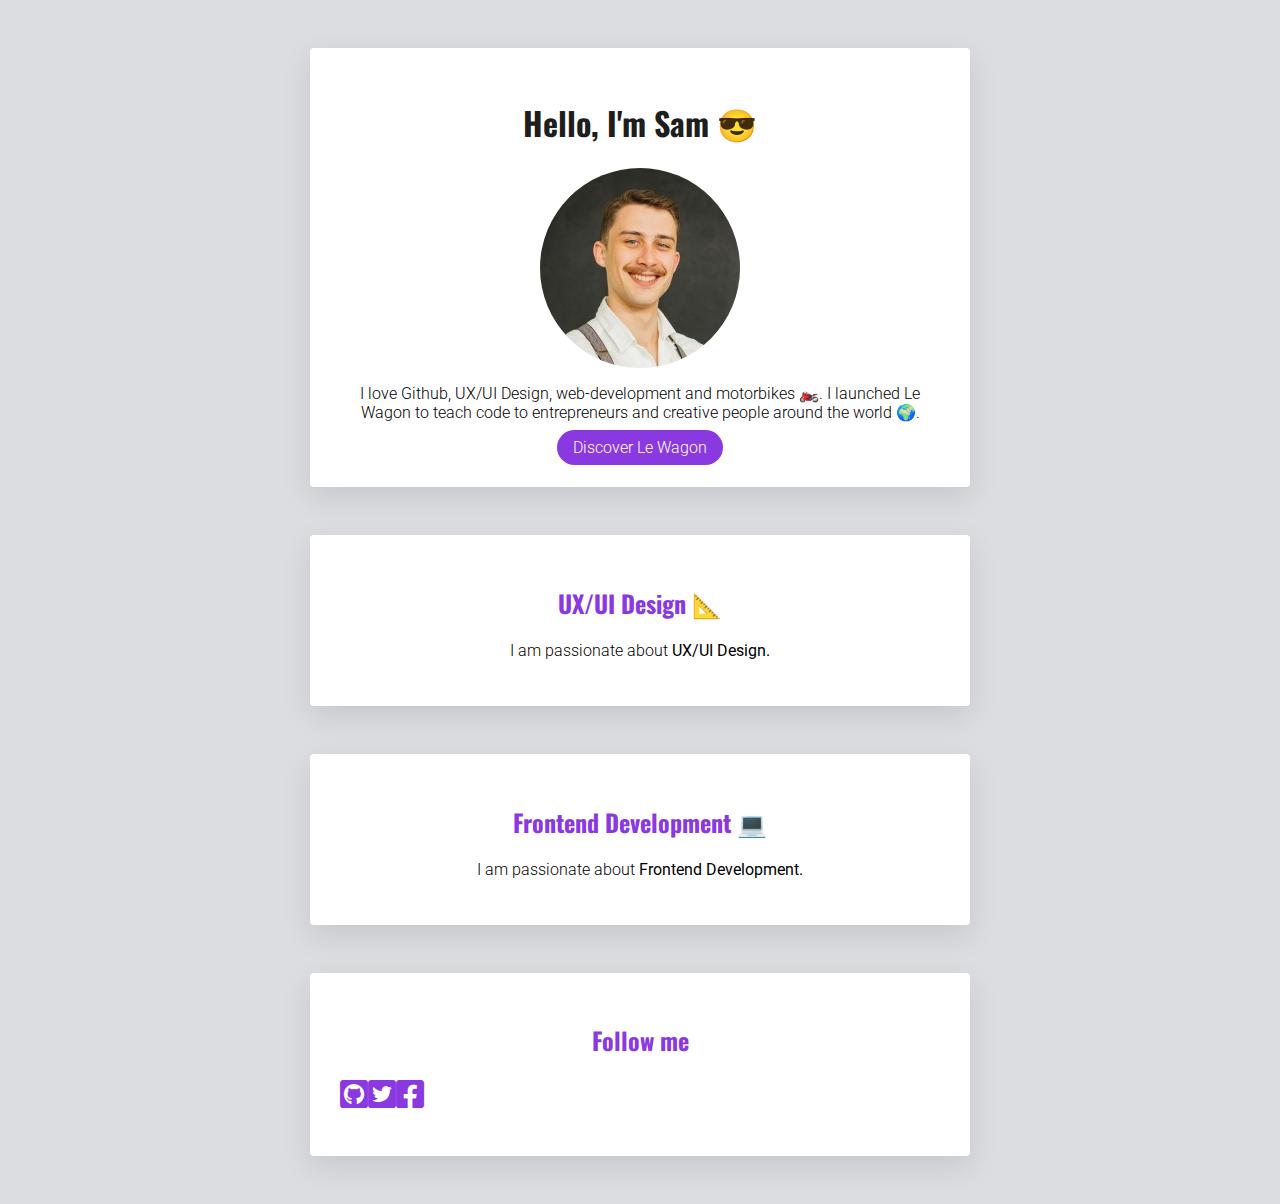
<file: Front-end/HTML-and-CSS-lecture/html-demo/index.html>
<html>

<head>
  <meta charset="utf-8">
  <title>Hello world</title>
  <link rel="stylesheet" href="style.css">
</head>

<body>
  <div class="card-white">
    <h1>Hello, I'm Sam 😎</h1>
    <img src="images/sam.jpeg" alt="Sam's profile picture" class="img-circle">
    <p>I love Github, UX/UI Design, web-development and motorbikes 🏍️. I launched Le Wagon to teach code to
      entrepreneurs and
      creative people around the world 🌍.</p>
    <a href="#" class="btn-purple">Discover Le Wagon</a>
  </div>

  <div class="card-white">
    <h2>UX/UI Design 📐</h2>
    <p>I am passionate about <strong>UX/UI Design.</strong></p>
  </div>

  <div class="card-white">
    <h2>Frontend Development 💻</h2>
    <p>I am passionate about <strong>Frontend Development.</strong></p>
  </div>

  <div class="card-white">
    <h2>Follow me</h2>
    <ul class="inline">
      <li>
        <a href="#">
          <i class="fab fa-github-square"></i>
        </a>
      </li>
      <li>
        <a href="#">
          <i class="fab fa-twitter-square"></i>
        </a>
      </li>
      <li>
        <a href="#">
          <i class="fab fa-facebook-square"></i>
        </a>
      </li>
    </ul>
  </div>
</body>

</html>
</file>
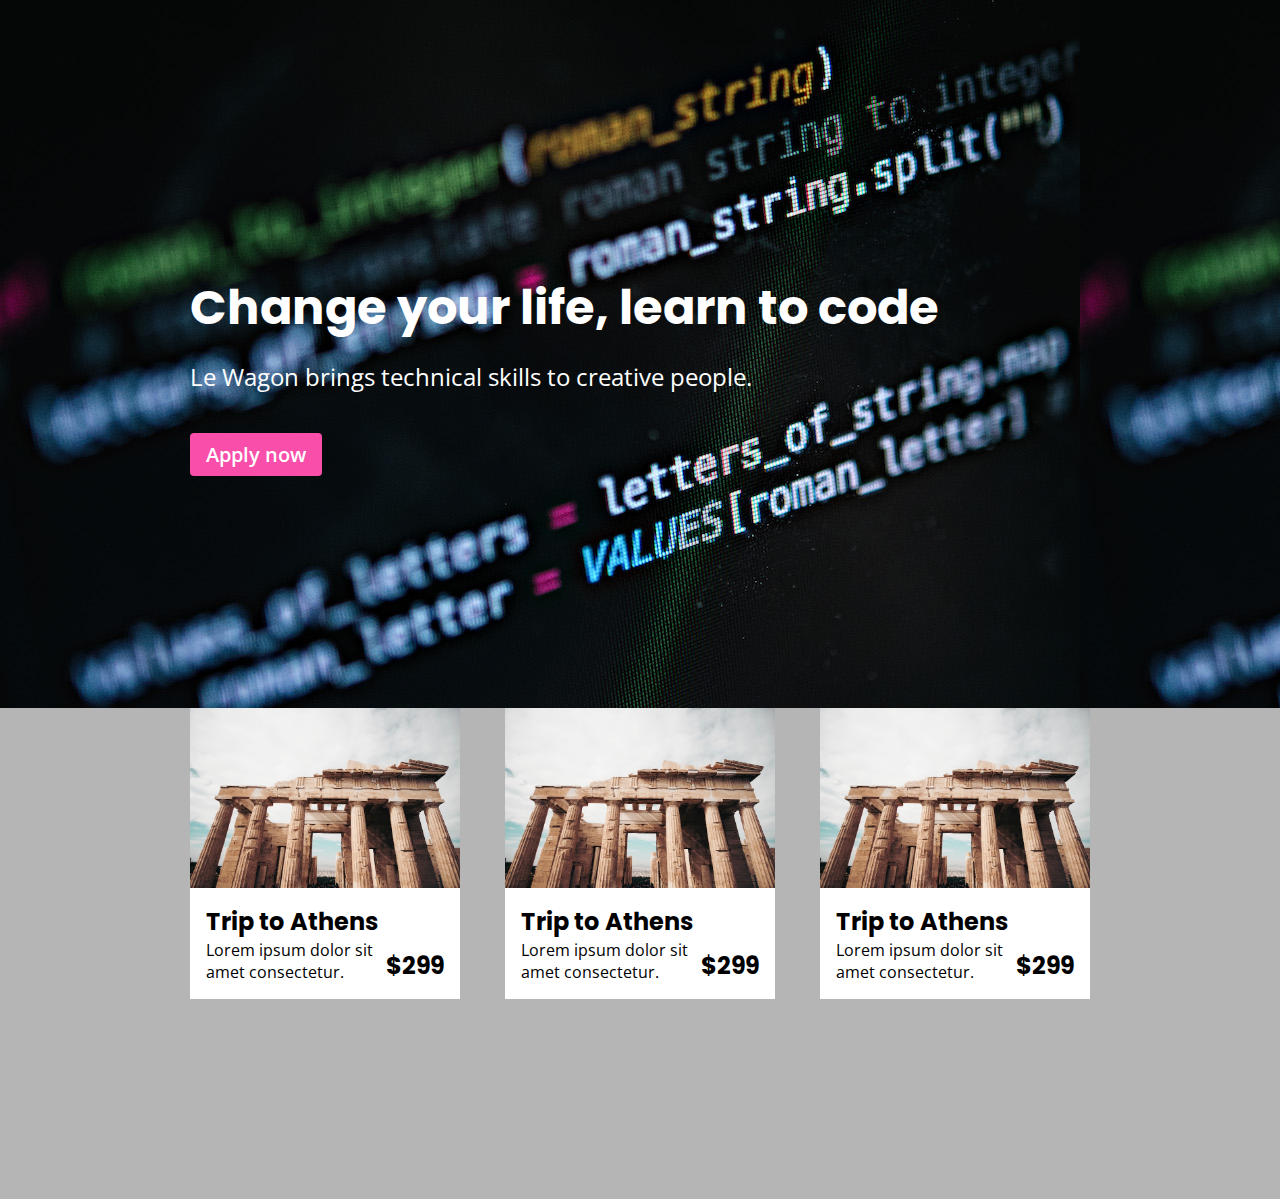
<file: Front-end/CSS-components/lecture/components-demo/index.html>
<html>
  <head>
    <meta charset="utf-8">
    <title>Combine your components</title>

    <link rel="stylesheet" href="css/style.css">
  </head>

  <body>

    <div class="banner">
      <div class="container">
        <h1>Change your life, learn to code</h1>
        <p>Le Wagon brings technical skills to creative people.</p>
        <a href="#" class="btn-pink">Apply now</a>
      </div>
    </div>
    <div class="container">
      <div class="cards">

        <div class="card-trip">
          <img src="images/athens.jpg" alt="Athens">
          <div class="card-trip-footer">
            <div>
              <h2>Trip to Athens</h2>
              <p>Lorem ipsum dolor sit amet consectetur.</p>
            </div>
            <h2>$299</h2>
          </div>
        </div>
        <div class="card-trip">
          <img src="images/athens.jpg" alt="Athens">
          <div class="card-trip-footer">
            <div>
              <h2>Trip to Athens</h2>
              <p>Lorem ipsum dolor sit amet consectetur.</p>
            </div>
            <h2>$299</h2>
          </div>
        </div>
        <div class="card-trip">
          <img src="images/athens.jpg" alt="Athens">
          <div class="card-trip-footer">
            <div>
              <h2>Trip to Athens</h2>
              <p>Lorem ipsum dolor sit amet consectetur.</p>
            </div>
            <h2>$299</h2>
          </div>
        </div>
      </div>
    </div>

  </body>

</html>
</file>
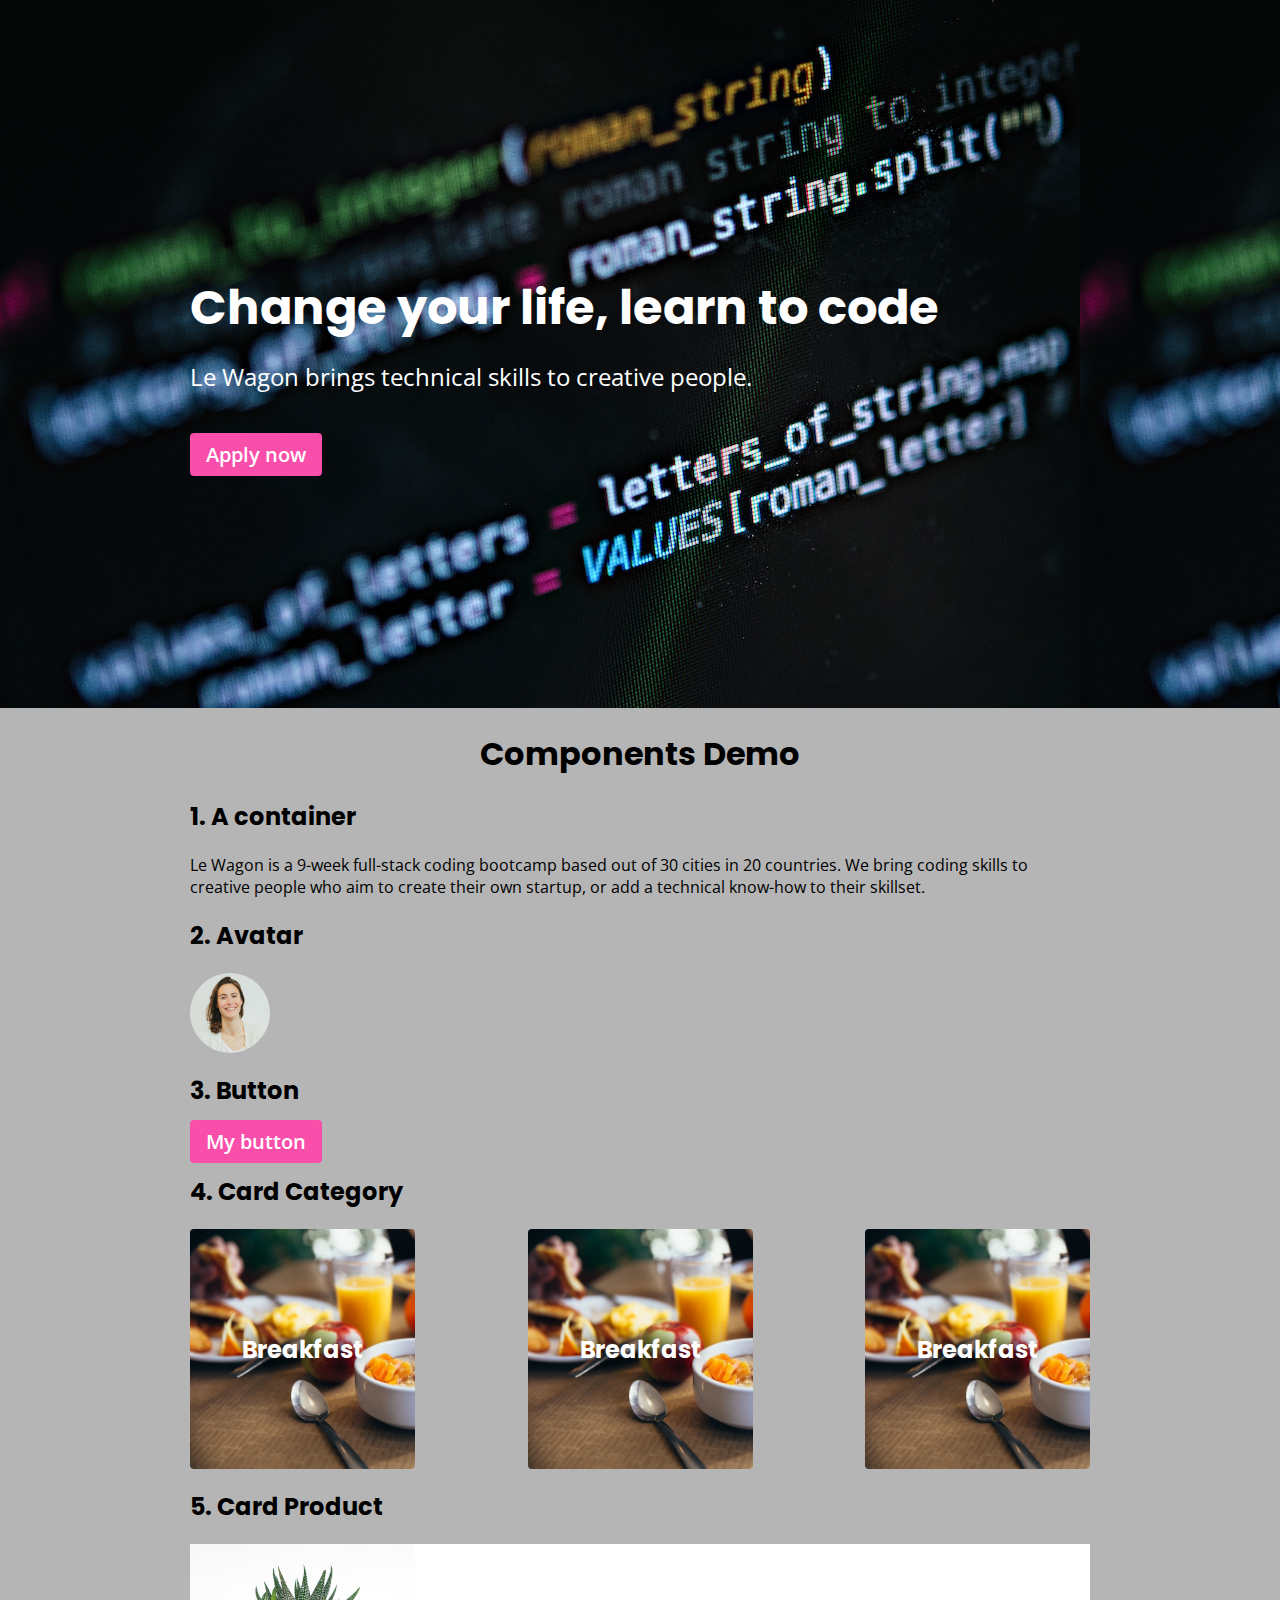
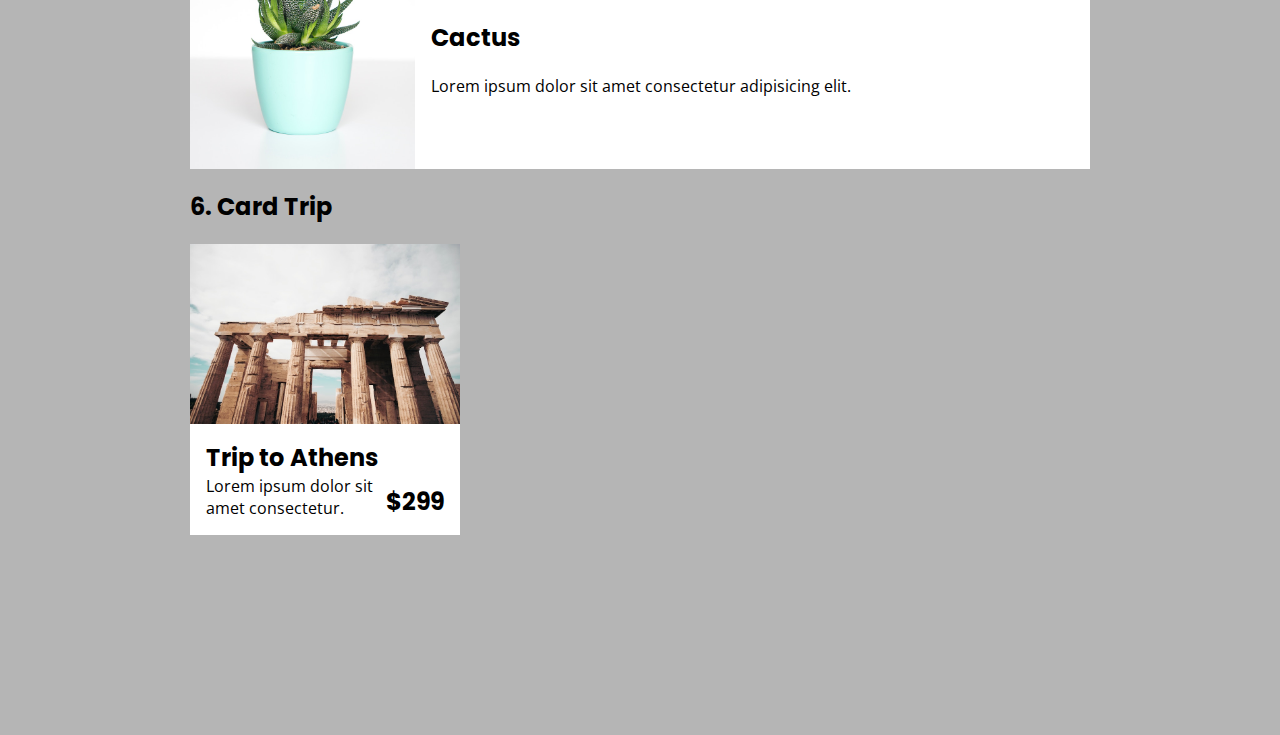
<file: Front-end/CSS-components/lecture/components-demo/components.html>
<html>
  <head>
    <meta charset="utf-8">
    <title>Components demo</title>

    <link rel="stylesheet" href="css/style.css">
  </head>

  <body>
    <div class="banner">
      <div class="container">
        <h1>Change your life, learn to code</h1>
        <p>Le Wagon brings technical skills to creative people.</p>
        <a href="#" class="btn-pink">Apply now</a>
      </div>
    </div>
    <h1 class="text-center">Components Demo</h1>
      <div class="container">
        <h2>1. A container</h2>
        <p>Le Wagon is a 9-week full-stack coding bootcamp based out of 30 cities in 20 countries. We bring coding skills to creative people who aim to create their own startup, or add a technical know-how to their skillset.</p>

        <h2>2. Avatar</h2>
        <img src="images/alice.jpg" alt="Alice's picture" class="avatar">

        <h2>3. Button</h2>
        <a href="#" class="btn-pink">My button</a>

        <h2>4. Card Category</h2>
        <div class="cards">
          <div class="card-category">
            <h2>Breakfast</h2>
          </div>
          <div class="card-category">
            <h2>Breakfast</h2>
          </div>
          <div class="card-category">
            <h2>Breakfast</h2>
          </div>
        </div>
        <h2>5. Card Product</h2>
        <div class="card-product">
          <img src="images/plant.jpg" alt="Plant">
          <div>
            <h2>Cactus</h2>
            <p>Lorem ipsum dolor sit amet consectetur adipisicing elit.</p>
          </div>
        </div>

        <h2>6. Card Trip</h2>
        <div class="card-trip">
          <img src="images/athens.jpg" alt="Athens">
          <div class="card-trip-footer">
            <div>
              <h2>Trip to Athens</h2>
              <p>Lorem ipsum dolor sit amet consectetur.</p>
            </div>
            <h2>$299</h2>
          </div>
        </div>

      </div>
  </body>
</html>
</file>
<file: Front-end/CSS-components/lecture/components-demo/css/style.css>
/* --- Google Fonts --- */
@import url("http://fonts.googleapis.com/css?family=Open+Sans:400,300,700|Poppins:400,700");

/* --- Components design --- */
@import url("components/container.css");
@import url("components/avatar.css");
@import url("components/button.css");
@import url("components/banner.css");
@import url("components/card.css");
/* TODO: import new components */

/* --- Fonts & colors --- */
body {
  font-family: "Open Sans", "Helvetica", "sans-serif";
  padding-bottom: 200px;
  margin: 0;
  background-color: rgb(181, 181, 181);
}
h1, h2, h3 {
  font-family: "Poppins", "sans-serif";
}

.text-center {
  text-align: center;
}

a {
  text-decoration: none;
}
</file>
<file: Front-end/HTML-and-CSS-lecture/html-demo/style.css>
@import url('https://fonts.googleapis.com/css2?family=Oswald:wght@700&family=Roboto:wght@300;700&display=swap');
@import url('https://use.fontawesome.com/releases/v5.0.10/css/all.css');

a {
  text-decoration: none;
}

body {
  font-family: 'Roboto', sans-serif;
  font-weight: 300;
  background-color: #dbdde1;
}

h1, h2 {
  font-family: 'Oswald', sans-serif;
  font-weight: 700;
}

h1 {
  color: rgb(30, 30, 30);
}

h2 {
  color: #8A39E1;
}


.fab {
  font-size: 32px;
  color: #8A39E1;
}

ul {
  padding-left: 0;
}

li {
  list-style: none;
}

.img-circle {
  border-radius: 50%;
}

.card-white {
  width: 600px;
  margin: 48px auto;
  text-align: center;
  background: white;                         /* White background */
  padding: 30px;                             /* Internal space */
  border-radius: 4px;                        /* Small radius */
  box-shadow: 0 10px 30px rgba(0,0,0,.1);    /* Light shadow */
}

.btn-purple {
  padding: 8px 16px;
  border-radius: 24px;
  background-color: #8A39E1;
  color: #FFFFFF;
  transition: background-color 700ms linear;
}

.btn-purple:hover {
  background-color: #000000;
}

.inline {
  display: flex;
}
</file>
